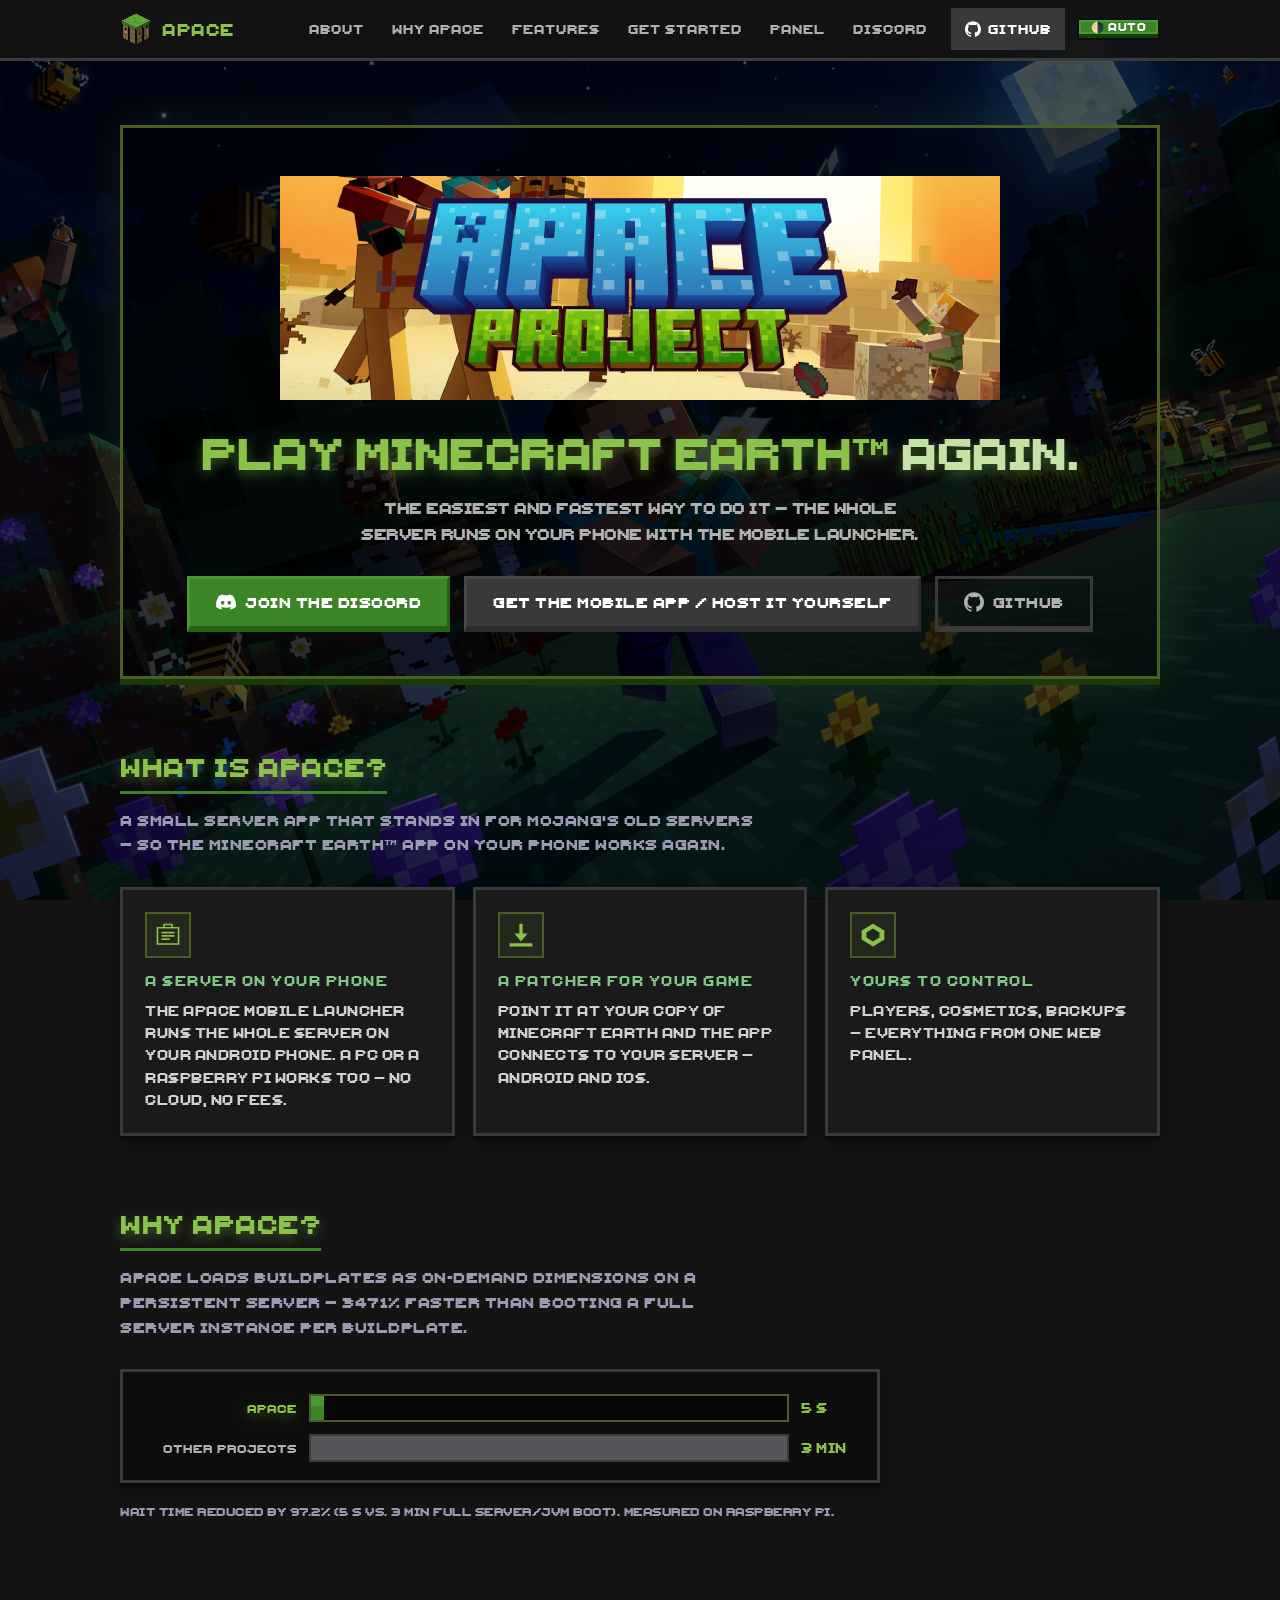
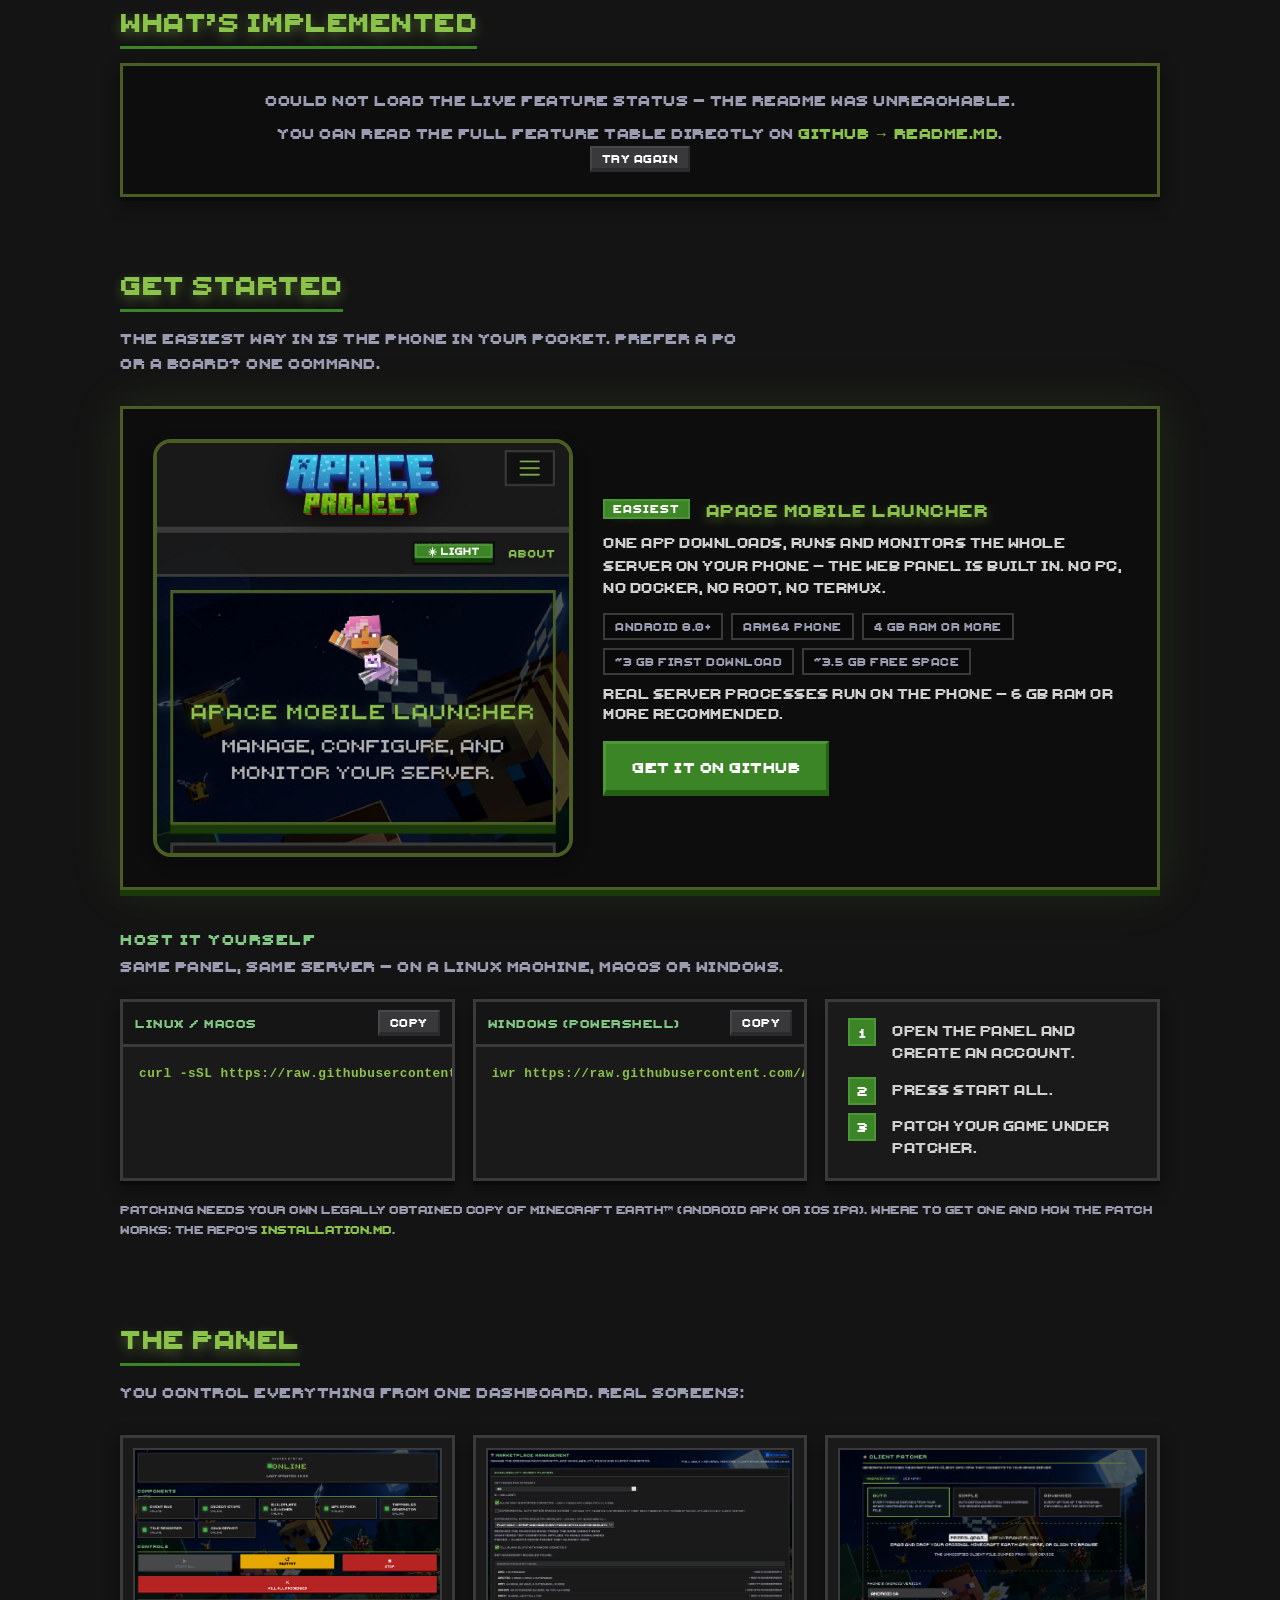
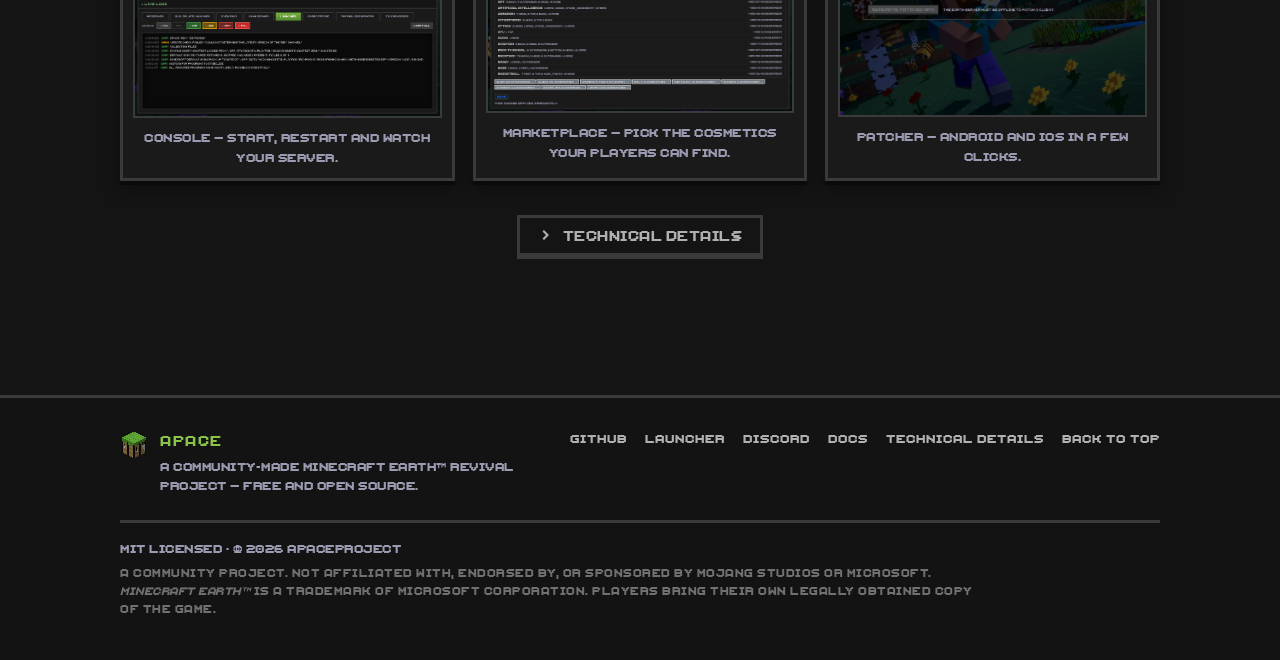
<file: index.html>
<!DOCTYPE html>
<html lang="en">
<head>
  <meta charset="utf-8">
  <meta name="viewport" content="width=device-width, initial-scale=1.0">
  <title>Apace — Self-Hosted Minecraft Earth Server (Android &amp; iOS)</title>
  <meta name="description" content="Apace is the easiest and fastest way to play Minecraft Earth™ again — the whole server runs on your phone with the mobile launcher (a PC or Raspberry Pi works too).">
  <meta name="keywords" content="minecraft earth, minecraft earth revival, minecraft earth revival project, minecraft earth server, minecraft earth private server, play minecraft earth, minecraft earth android, minecraft earth ios, minecraft earth apk, apace">
  <meta name="author" content="ApaceProject">
  <meta name="generator" content="hand-coded static site (no build system)">
  <link rel="canonical" href="https://apaceproject.github.io/">
  <link rel="icon" type="image/png" href="assets/Apace_Favicon.png">
  <meta property="og:title" content="Apace — Self-Hosted Minecraft Earth Server (Android &amp; iOS)">
  <meta property="og:description" content="The easiest and fastest way to play Minecraft Earth™ again — the whole server runs on your phone with the mobile launcher (a PC or Raspberry Pi works too).">
  <meta property="og:type" content="website">
  <meta property="og:url" content="https://apaceproject.github.io/">
  <meta property="og:image" content="https://apaceproject.github.io/assets/Apace_Banner.png">
  <meta property="og:site_name" content="Apace">
  <meta name="twitter:card" content="summary_large_image">
  <meta name="twitter:title" content="Apace — Self-Hosted Minecraft Earth Server (Android &amp; iOS)">
  <meta name="twitter:description" content="The easiest and fastest way to play Minecraft Earth™ again — the whole server runs on your phone with the mobile launcher (a PC or Raspberry Pi works too).">
  <meta name="twitter:image" content="https://apaceproject.github.io/assets/Apace_Banner.png">
  <!-- Theme colors follow the system: the default palette is the dark charcoal
       one, and the system-dark palette (html.dark / dusk jungle green) is what
       auto mode applies when prefers-color-scheme is dark. -->
  <meta name="theme-color" media="(prefers-color-scheme: light)" content="#141414">
  <meta name="theme-color" media="(prefers-color-scheme: dark)" content="#2b3a1f">
  <script type="application/ld+json">
  {
    "@context": "https://schema.org",
    "@graph": [
      {
        "@type": "WebSite",
        "@id": "https://apaceproject.github.io/#website",
        "url": "https://apaceproject.github.io/",
        "name": "Apace",
        "description": "A community-made, self-hosted Minecraft Earth server.",
        "publisher": { "@id": "https://apaceproject.github.io/#app" }
      },
      {
        "@type": "SoftwareApplication",
        "@id": "https://apaceproject.github.io/#app",
        "name": "Apace",
        "url": "https://apaceproject.github.io/",
        "applicationCategory": "ServerApplication",
        "operatingSystem": "Android, Linux, macOS, Windows",
        "softwareVersion": "0.1",
        "description": "A free, community-made, self-hosted Minecraft Earth™ server. Run your own private server on Android, a PC or a Raspberry Pi, patch the Minecraft Earth app on Android or iOS, and play again with friends.",
        "license": "https://spdx.org/licenses/MIT.html",
        "author": { "@type": "Organization", "name": "ApaceProject", "url": "https://github.com/ApaceProject" },
        "offers": { "@type": "Offer", "price": "0", "priceCurrency": "USD" }
      }
    ]
  }
  </script>
  <!-- Perf: the Minecraft faces live in CSS, so they are late-discovered;
       preload both (they are the primary text font, ~250 KB combined).
       crossorigin is required on font preloads even when same-origin. -->
  <link rel="preload" as="font" type="font/ttf" href="assets/fonts/minecraftfive-regular.ttf" crossorigin>
  <link rel="preload" as="font" type="font/ttf" href="assets/fonts/minecraftfive-bold.ttf" crossorigin>
  <!-- The "What's implemented" section fetches the README from here at runtime -->
  <link rel="preconnect" href="https://raw.githubusercontent.com" crossorigin>
  <link rel="stylesheet" href="style.css?v=5">
  <script>
    // Theme button — same mechanism as the Apace panel: html.dark class +
    // localStorage("darkMode"). Runs before first paint to avoid a flash.
    // The button CYCLES: light -> dark -> auto (follow the system) -> light.
    // Default (no stored choice) is AUTO: the site follows the system's
    // light/dark scheme, live. Clicking cycles to a locked theme and back.
    (function () {
      var root = document.documentElement;
      var mq = window.matchMedia ? window.matchMedia('(prefers-color-scheme: dark)') : null;

      function readMode() {
        try {
          var v = localStorage.getItem('darkMode');
          return v === 'true' ? 'dark' : (v === 'false' ? 'light' : 'auto');
        } catch (e) { return 'auto'; }
      }

      function applyAuto() {
        root.classList.toggle('dark', !!(mq && mq.matches));
      }

      function setMode(mode) {
        try {
          localStorage.setItem('darkMode', mode === 'dark' ? 'true' : mode === 'light' ? 'false' : 'auto');
        } catch (e) {}
        root.classList.toggle('theme-auto', mode === 'auto');
        if (mode === 'auto') { applyAuto(); }
        else { root.classList.toggle('dark', mode === 'dark'); }
        refreshTitle();
      }

      function refreshTitle() {
        var btn = document.querySelector('.theme-btn');
        if (btn) {
          btn.title = 'Theme: ' + readMode()
            + (readMode() === 'auto' ? ' (follows your system)' : '')
            + ' — click to cycle light / dark / auto';
        }
      }

      var mode = readMode();
      root.classList.toggle('theme-auto', mode === 'auto');
      if (mode === 'dark') { root.classList.add('dark'); }
      else if (mode === 'light') { root.classList.remove('dark'); }
      else { applyAuto(); }

      // While in auto, keep following live system theme changes.
      if (mq) {
        var onChange = function () { if (readMode() === 'auto') applyAuto(); };
        if (mq.addEventListener) { mq.addEventListener('change', onChange); }
        else if (mq.addListener) { mq.addListener(onChange); }
      }

      window.toggleDarkMode = function () {
        var next = mode === 'light' ? 'dark' : (mode === 'dark' ? 'auto' : 'light');
        mode = next;
        setMode(next);
      };

      if (document.readyState === 'loading') {
        document.addEventListener('DOMContentLoaded', refreshTitle);
      } else {
        refreshTitle();
      }
    })();
  </script>
</head>
<body id="top">
  <a class="skip-link" href="#main">Skip to content</a>

  <!-- ============================== NAV ============================== -->
  <header class="topnav">
    <nav class="container topnav-inner" aria-label="Main">
      <a class="brand" href="#top">
        <img src="assets/Apace_Favicon_Compact.png" alt="" width="32" height="32">
        <span>Apace</span>
      </a>
      <button class="nav-toggle" type="button" aria-expanded="false" aria-controls="navlinks" aria-label="Toggle navigation">
        <span></span><span></span><span></span>
      </button>
      <div class="nav-links" id="navlinks">
        <a href="#about">About</a>
        <a href="#why">Why Apace</a>
        <a href="#features">Features</a>
        <a href="#start">Get started</a>
        <a href="#panel">Panel</a>
        <a href="https://discord.gg/5K8HJukMSX" target="_blank" rel="noopener">Discord</a>
        <a class="nav-github" href="https://github.com/ApaceProject/Apace" target="_blank" rel="noopener">
          <svg viewBox="0 0 24 24" aria-hidden="true" focusable="false"><path fill="currentColor" d="M12 .297c-6.63 0-12 5.373-12 12 0 5.303 3.438 9.8 8.205 11.385.6.113.82-.258.82-.577 0-.285-.01-1.04-.015-2.04-3.338.724-4.042-1.61-4.042-1.61C4.422 18.07 3.633 17.7 3.633 17.7c-1.087-.744.084-.729.084-.729 1.205.084 1.838 1.236 1.838 1.236 1.07 1.835 2.809 1.305 3.495.998.108-.776.417-1.305.76-1.605-2.665-.3-5.466-1.332-5.466-5.93 0-1.31.465-2.38 1.235-3.22-.135-.303-.54-1.523.105-3.176 0 0 1.005-.322 3.3 1.23.96-.267 1.98-.399 3-.405 1.02.006 2.04.138 3 .405 2.28-1.552 3.285-1.23 3.285-1.23.645 1.653.24 2.873.12 3.176.765.84 1.23 1.91 1.23 3.22 0 4.61-2.805 5.625-5.475 5.92.42.36.81 1.096.81 2.22 0 1.606-.015 2.896-.015 3.286 0 .315.21.69.825.57C20.565 22.092 24 17.592 24 12.297c0-6.627-5.373-12-12-12"/></svg>
          GitHub
        </a>
        <button class="theme-btn" type="button" onclick="toggleDarkMode()" title="Theme — click to cycle light / dark / auto">
          <span class="dmb-moon">☀ LIGHT</span>
          <span class="dmb-sun">🌙 DARK</span>
          <span class="dmb-auto">🌗 AUTO</span>
        </button>
      </div>
    </nav>
  </header>

  <main id="main">
    <!-- ============================== HERO ============================== -->
    <section class="hero">
      <div class="container">
        <div class="hero-panel">
          <img class="hero-banner" src="assets/Apace_Banner.png"
               alt="Apace banner artwork" width="2048" height="638" fetchpriority="high">
          <h1>Play Minecraft Earth&trade; <span class="glow">again.</span></h1>
          <p class="lead">
            The easiest and fastest way to do it — the whole server runs on
            your phone with the mobile launcher.
          </p>
          <div class="hero-actions">
            <a class="btn btn-primary btn-lg" href="https://discord.gg/5K8HJukMSX" target="_blank" rel="noopener">
              <svg class="btn-icon" viewBox="0 0 24 24" aria-hidden="true" focusable="false"><path fill="currentColor" d="M20.317 4.3698a19.7913 19.7913 0 00-4.8851-1.5152.0741.0741 0 00-.0785.0371c-.211.3753-.4447.8648-.6083 1.2495-1.8447-.2762-3.68-.2762-5.4868 0-.1636-.3933-.4058-.8742-.6177-1.2495a.077.077 0 00-.0785-.037 19.7363 19.7363 0 00-4.8852 1.515.0699.0699 0 00-.0321.0277C.5334 9.0458-.319 13.5799.0992 18.0578a.0824.0824 0 00.0312.0561c2.0528 1.5076 4.0413 2.4228 5.9929 3.0294a.0777.0777 0 00.0842-.0276c.4616-.6304.8731-1.2952 1.226-1.9942a.076.076 0 00-.0416-.1057c-.6528-.2476-1.2743-.5495-1.8722-.8923a.077.077 0 01-.0076-.1277c.1258-.0943.2517-.1923.3718-.2914a.0743.0743 0 01.0776-.0105c3.9278 1.7933 8.18 1.7933 12.0614 0a.0739.0739 0 01.0785.0095c.1202.099.246.1981.3728.2924a.077.077 0 01-.0066.1276 12.2986 12.2986 0 01-1.873.8914.0766.0766 0 00-.0407.1067c.3604.698.7719 1.3628 1.225 1.9932a.076.076 0 00.0842.0286c1.961-.6067 3.9495-1.5219 6.0023-3.0294a.077.077 0 00.0313-.0552c.5004-5.177-.8382-9.6739-3.5485-13.6604a.061.061 0 00-.0312-.0286zM8.02 15.3312c-1.1825 0-2.1569-1.0857-2.1569-2.419 0-1.3332.9555-2.4189 2.157-2.4189 1.2108 0 2.1757 1.0952 2.1568 2.419 0 1.3332-.9555 2.4189-2.1569 2.4189zm7.9748 0c-1.1825 0-2.1569-1.0857-2.1569-2.419 0-1.3332.9554-2.4189 2.1569-2.4189 1.2108 0 2.1757 1.0952 2.1568 2.419 0 1.3332-.946 2.4189-2.1568 2.4189Z"/></svg>
              Join the Discord
            </a>
            <a class="btn btn-secondary btn-lg" href="#start">Get the mobile app / Host it yourself</a>
            <a class="btn btn-ghost btn-lg" href="https://github.com/ApaceProject/Apace" target="_blank" rel="noopener">
              <svg class="btn-icon" viewBox="0 0 24 24" aria-hidden="true" focusable="false"><path fill="currentColor" d="M12 .297c-6.63 0-12 5.373-12 12 0 5.303 3.438 9.8 8.205 11.385.6.113.82-.258.82-.577 0-.285-.01-1.04-.015-2.04-3.338.724-4.042-1.61-4.042-1.61C4.422 18.07 3.633 17.7 3.633 17.7c-1.087-.744.084-.729.084-.729 1.205.084 1.838 1.236 1.838 1.236 1.07 1.835 2.809 1.305 3.495.998.108-.776.417-1.305.76-1.605-2.665-.3-5.466-1.332-5.466-5.93 0-1.31.465-2.38 1.235-3.22-.135-.303-.54-1.523.105-3.176 0 0 1.005-.322 3.3 1.23.96-.267 1.98-.399 3-.405 1.02.006 2.04.138 3 .405 2.28-1.552 3.285-1.23 3.285-1.23.645 1.653.24 2.873.12 3.176.765.84 1.23 1.91 1.23 3.22 0 4.61-2.805 5.625-5.475 5.92.42.36.81 1.096.81 2.22 0 1.606-.015 2.896-.015 3.286 0 .315.21.69.825.57C20.565 22.092 24 17.592 24 12.297c0-6.627-5.373-12-12-12"/></svg>
              GitHub
            </a>
          </div>
        </div>
      </div>
    </section>

    <!-- ============================= ABOUT ============================== -->
    <section id="about" class="section">
      <div class="container">
        <h2>What is Apace?</h2>
        <p class="section-sub">
          A small server app that stands in for Mojang's old servers — so the
          Minecraft Earth&trade; app on your phone works again.
        </p>
        <div class="grid cards-3">
          <article class="card">
            <div class="icon-box">
              <svg viewBox="0 0 16 16" aria-hidden="true" focusable="false"><path fill="currentColor" d="M5 1h6v2h4v11H1V3h4V1zm1 1v1h4V2H6zM2 4v9h12V4H2zm2 2h8v1H4V6zm0 2h8v1H4V8zm0 2h5v1H4v-1z"/></svg>
            </div>
            <h3>A server on your phone</h3>
            <p>The Apace Mobile Launcher runs the whole server on your Android phone. A PC or a Raspberry Pi works too — no cloud, no fees.</p>
          </article>
          <article class="card">
            <div class="icon-box">
              <svg viewBox="0 0 16 16" aria-hidden="true" focusable="false"><path fill="currentColor" d="M7 1h2v6h3l-4 5-4-5h3zM1 13h14v2H1z"/></svg>
            </div>
            <h3>A patcher for your game</h3>
            <p>Point it at your copy of Minecraft Earth and the app connects to your server — Android and iOS.</p>
          </article>
          <article class="card">
            <div class="icon-box">
              <svg viewBox="0 0 16 16" aria-hidden="true" focusable="false"><path fill="currentColor" fill-rule="evenodd" d="M8 1l7 4.2v5.6L8 15 1 10.8V5.2L8 1zm0 3L4 6.4v3.2L8 12l4-2.4V6.4L8 4z"/></svg>
            </div>
            <h3>Yours to control</h3>
            <p>Players, cosmetics, backups — everything from one web panel.</p>
          </article>
        </div>
      </div>
    </section>

    <!-- ============================ WHY APACE =========================== -->
    <section id="why" class="section">
      <div class="container">
        <h2>Why Apace?</h2>
        <p class="section-sub">
          Apace loads buildplates as on-demand dimensions on a persistent server — 3471% faster than booting a full server instance per buildplate.
        </p>
        <div class="chart" role="img" aria-label="Buildplate load time comparison: Apace 5 seconds, Other Projects 3 minutes">
          <div class="bar-row top">
            <span class="bar-label">Apace</span>
            <div class="bar-track"><div class="bar-fill" style="width:2.8%"></div></div>
            <span class="bar-count">5 s</span>
          </div>
          <div class="bar-row">
            <span class="bar-label">Other Projects</span>
            <div class="bar-track"><div class="bar-fill alt" style="width:100%"></div></div>
            <span class="bar-count">3 min</span>
          </div>
        </div>
        <p class="small-note">
          Wait time reduced by 97.2% (5&nbsp;s vs. 3&nbsp;min full server/JVM boot). Measured on Raspberry Pi.
        </p>
      </div>
    </section>

    <!-- ===================== WHAT'S IMPLEMENTED ========================= -->
    <!-- Live feature status, parsed from the repo README at runtime.
         Static placeholder below is what you get without JS / before
         the fetch resolves; features.js replaces it after page load. -->
    <section id="features" class="section">
      <div class="container">
        <h2>What&rsquo;s implemented</h2>
        <div class="feat-status" id="featStatus" aria-live="polite">
          <div class="feat-msg">
            <p>Feature status loads after the page renders. No JavaScript?
            Read the <a href="https://github.com/ApaceProject/Apace#features" target="_blank" rel="noopener">feature table on GitHub</a>.</p>
          </div>
        </div>
      </div>
    </section>

    <!-- ============================= START ============================== -->
    <section id="start" class="section">
      <div class="container">
        <h2>Get started</h2>
        <p class="section-sub">
          The easiest way in is the phone in your pocket. Prefer a PC or a board?
          One command.
        </p>

        <!-- ─── 1 · The mobile app — the flagship path ─── -->
        <div class="app-hero" id="mobile-app">
          <div class="phone-frame">
            <img src="assets/launcher-app.jpg" alt="Apace Mobile Launcher running on an Android phone: app header, welcome banner and getting-started card" width="1216" height="1210" loading="lazy">
          </div>
          <div class="app-hero-copy">
            <h3><span class="badge">Easiest</span> Apace Mobile Launcher</h3>
            <p>
              One app downloads, runs and monitors the whole server on your phone —
              the web panel is built in. No PC, no Docker, no root, no Termux.
            </p>
            <ul class="chips" aria-label="Requirements">
              <li>Android 8.0+</li>
              <li>ARM64 phone</li>
              <li>4&nbsp;GB RAM or more</li>
              <li>~3&nbsp;GB first download</li>
              <li>~3.5&nbsp;GB free space</li>
            </ul>
            <p class="app-note">
              Real server processes run on the phone — 6&nbsp;GB RAM or more recommended.
            </p>
            <div class="hero-actions app-actions">
              <a class="btn btn-primary btn-lg" href="https://github.com/ApaceProject/Apace-Launcher" target="_blank" rel="noopener">Get it on GitHub</a>
            </div>
          </div>
        </div>

        <!-- ─── 2 · Self-hosting ─── -->
        <div class="host-block">
          <h3>Host it yourself</h3>
          <p class="host-sub">
            Same panel, same server — on a Linux machine, macOS or Windows.
          </p>
          <div class="grid cards-3 start-grid">
            <div class="codeblock">
              <div class="codeblock-head">
                <span>Linux / macOS</span>
                <button class="btn btn-sm btn-secondary" type="button" data-copy="curl -sSL https://raw.githubusercontent.com/ApaceProject/Apace/main/install.sh | bash">Copy</button>
              </div>
              <pre><code>curl -sSL https://raw.githubusercontent.com/ApaceProject/Apace/main/install.sh | bash</code></pre>
            </div>
            <div class="codeblock">
              <div class="codeblock-head">
                <span>Windows (PowerShell)</span>
                <button class="btn btn-sm btn-secondary" type="button" data-copy="iwr https://raw.githubusercontent.com/ApaceProject/Apace/main/install.ps1 | iex">Copy</button>
              </div>
              <pre><code>iwr https://raw.githubusercontent.com/ApaceProject/Apace/main/install.ps1 | iex</code></pre>
            </div>
            <div class="start-steps">
              <ol class="steps">
                <li>Open the panel and create an account.</li>
                <li>Press <strong>Start All</strong>.</li>
                <li>Patch your game under <strong>Patcher</strong>.</li>
              </ol>
            </div>
          </div>
          <p class="small-note">
            Patching needs your own legally obtained copy of Minecraft Earth&trade;
            (Android APK or iOS IPA). Where to get one and how the patch works:
            the repo's
            <a href="https://github.com/ApaceProject/Apace/blob/main/Installation.md" target="_blank" rel="noopener">Installation.md</a>.
          </p>
        </div>
      </div>
    </section>

    <!-- ============================= PANEL ============================== -->
    <section id="panel" class="section">
      <div class="container">
        <h2>The panel</h2>
        <p class="section-sub">
          You control everything from one dashboard. Real screens:
        </p>
        <div class="shots">
          <figure class="shot">
            <img src="assets/panel-console.png" alt="Apace web panel console: system status, controls and live server logs" width="1426" height="1246" loading="lazy">
            <figcaption>Console — start, restart and watch your server.</figcaption>
          </figure>
          <figure class="shot">
            <img src="assets/panel-marketplace.png" alt="Apace web panel marketplace manager for cosmetics and character creator bundles" width="1455" height="1248" loading="lazy">
            <figcaption>Marketplace — pick the cosmetics your players can find.</figcaption>
          </figure>
          <figure class="shot">
            <img src="assets/panel-patcher.png" alt="Apace web panel patcher page for preparing Android and iOS game clients" width="1253" height="1090" loading="lazy">
            <figcaption>Patcher — Android and iOS in a few clicks.</figcaption>
          </figure>
        </div>
      </div>
    </section>

    <!-- ==================== TECHNICAL DETAILS (hidden) =================== -->
    <div class="tech-wrap" id="tech-details">
      <div class="container">
        <button class="btn btn-ghost tech-toggle" type="button" aria-expanded="false" aria-controls="techPanel">
          <svg class="chev" viewBox="0 0 16 16" aria-hidden="true" focusable="false"><path fill="currentColor" d="M6 3l5 5-5 5-1.5-1.5L8 8 4.5 4.5 6 3z"/></svg>
          Technical details
        </button>
        <div class="tech-panel" id="techPanel" hidden>
          <p class="tech-lead">
            For the curious and the skeptical — what is actually running when you
            press Start.
          </p>
          <div class="grid cards-3">
            <article class="card">
              <h3>Server stack</h3>
              <p>An ASP.NET&nbsp;Core (.NET&nbsp;10) web panel and API, with a Fabric mod
              running inside a Minecraft Java server as the game backbone. Ships as
              Docker images (<code>ghcr.io/apaceproject/apace</code>), deploys via
              Docker Compose or the install script, and can update itself in place
              from the panel. Ports: <code>5000</code> panel · <code>1808</code> API ·
              <code>19132/udp</code> Bedrock join.</p>
            </article>
            <article class="card">
              <h3>Client patcher</h3>
              <p>Rebuilds your own copy of Minecraft Earth&trade; 0.33.0: apktool
              decode/rebuild, <code>aapt2</code> + <code>zipalign</code> shipped in the
              image, uber-apk-signer re-sign. Every server endpoint is rewritten —
              locator, XAL/SISU sign-in, Xbox&nbsp;Live, PlayFab. On iOS the IPA is
              re-packed and its binaries pseudo-signed with <code>ldid</code> so the
              Xbox keychain entitlements survive a Sideloadly/SideStore re-sign.</p>
            </article>
            <article class="card">
              <h3>Mobile launcher</h3>
              <p>An Android app that boots Ubuntu ARM64 under PRoot, adds OpenJDK&nbsp;17
              and the .NET&nbsp;10 runtime, then runs the real server and shows the panel
              in an immersive WebView. The Dev channel applies the full
              <code>ghcr.io</code> image filesystem (layer-cached, so updates download
              only what changed). <code>targetSdk 28</code> is intentional — like
              Termux, so PRoot may <code>exec()</code> from app storage.</p>
            </article>
            <article class="card">
              <h3>Continuous builds</h3>
              <p>GitHub&nbsp;Actions builds a multi-arch (amd64&nbsp;+&nbsp;arm64) Docker image on
              every push to <code>dev</code>, and the launcher APK on every push to the
              launcher repo. Every change lands in public history — nothing ships
              from a black box.</p>
            </article>
            <article class="card">
              <h3>Open source</h3>
              <p>MIT-licensed, community-driven.
              Third-party components (PRoot, Ubuntu, .NET, OpenJDK) stay under their
              own licenses.</p>
            </article>
          </div>
        </div>
      </div>
    </div>
  </main>

  <!-- ============================== FOOTER ============================ -->
  <footer class="footer">
    <div class="container footer-inner">
      <div class="footer-brand">
        <img src="assets/Apace_Favicon_Compact.png" alt="" width="28" height="28">
        <div>
          <strong>Apace</strong>
          <p>A community-made Minecraft Earth&trade; revival project — free and open source.</p>
        </div>
      </div>
      <nav class="footer-links" aria-label="Footer">
        <a href="https://github.com/ApaceProject/Apace" target="_blank" rel="noopener">GitHub</a>
        <a href="https://github.com/ApaceProject/Apace-Launcher" target="_blank" rel="noopener">Launcher</a>
        <a href="https://discord.gg/5K8HJukMSX" target="_blank" rel="noopener">Discord</a>
        <a href="https://github.com/ApaceProject/Apace/blob/main/README.md" target="_blank" rel="noopener">Docs</a>
        <a href="#tech-details">Technical details</a>
        <a href="#top">Back to top</a>
      </nav>
      <div class="footer-bottom">
        <div class="footer-legal">
          <p>MIT Licensed &middot; &copy; <span id="year">2026</span> ApaceProject</p>
          <p class="disclaimer">
            A community project. Not affiliated with, endorsed by, or sponsored by Mojang Studios or Microsoft.
            <em>Minecraft Earth&trade;</em> is a trademark of Microsoft Corporation. Players bring their own legally obtained copy of the game.
          </p>
        </div>
      </div>
    </div>
  </footer>

  <script>
    (function () {
      'use strict';
      // Mobile navigation
      var toggle = document.querySelector('.nav-toggle');
      var links = document.getElementById('navlinks');
      if (toggle && links) {
        toggle.addEventListener('click', function () {
          var open = links.classList.toggle('open');
          toggle.setAttribute('aria-expanded', open ? 'true' : 'false');
        });
        links.addEventListener('click', function (e) {
          if (e.target && e.target.tagName === 'A') {
            links.classList.remove('open');
            toggle.setAttribute('aria-expanded', 'false');
          }
        });
      }
      // Copy buttons on code blocks
      document.querySelectorAll('[data-copy]').forEach(function (btn) {
        btn.addEventListener('click', function () {
          var text = btn.getAttribute('data-copy');
          var done = function () {
            var old = btn.textContent;
            btn.textContent = '\u2713 Copied';
            btn.disabled = true;
            setTimeout(function () { btn.textContent = old; btn.disabled = false; }, 1600);
          };
          if (navigator.clipboard && navigator.clipboard.writeText) {
            navigator.clipboard.writeText(text).then(done, done);
          } else {
            var ta = document.createElement('textarea');
            ta.value = text;
            document.body.appendChild(ta);
            ta.select();
            try { document.execCommand('copy'); } catch (err) {}
            document.body.removeChild(ta);
            done();
          }
        });
      });
      // Technical details — click-to-reveal (collapsed by default, never
      // reachable by scrolling alone)
      var techBtn = document.querySelector('.tech-toggle');
      var techPanel = document.getElementById('techPanel');
      function openTech() {
        if (!techBtn || !techPanel || !techPanel.hidden) return;
        techPanel.hidden = false;
        techBtn.setAttribute('aria-expanded', 'true');
        techBtn.classList.add('open');
      }
      function closeTech() {
        if (!techBtn || !techPanel || techPanel.hidden) return;
        techPanel.hidden = true;
        techBtn.setAttribute('aria-expanded', 'false');
        techBtn.classList.remove('open');
      }
      if (techBtn && techPanel) {
        techBtn.addEventListener('click', function () {
          if (techPanel.hidden) { openTech(); } else { closeTech(); }
        });
        // Opening via the footer link / a shared #tech-details link still
        // requires the reveal to happen — expand when the hash targets it.
        var checkHash = function () {
          if (location.hash === '#tech-details') { openTech(); }
        };
        window.addEventListener('hashchange', checkHash);
        checkHash();
      }
      // Footer year
      var year = document.getElementById('year');
      if (year) year.textContent = String(new Date().getFullYear());
    })();
  </script>
  <!-- Live "What's implemented" section — deferred, never blocks render -->
  <script src="features.js?v=4" defer></script>
</body>
</html>
</file>
<file: style.css>
/* ============================================================
   Apace landing — style.css (redesign)
   Same panel identity (dark jungle green, pixel bevels, Minecraft
   font) — lighter content, more air, simpler shapes.
     bg #141414 · surface #1a1a1a · borders #3a3a3a
     primary #3B8526 / hover #4B9736 / active #236212
     accent text #8bc34a (hover #aed581) · headings #81c784
     muted #9a9ab0 · lead #b0b0b0
   ============================================================ */

/* ---------- Fonts: same Minecraft Five faces the panel loads (local) ---------- */
@font-face {
    font-family: 'Minecraft';
    src: url('assets/fonts/minecraftfive-regular.ttf') format('truetype');
    font-weight: 400;
    font-style: normal;
    font-display: swap;
}

@font-face {
    font-family: 'Minecraft';
    src: url('assets/fonts/minecraftfive-bold.ttf') format('truetype');
    font-weight: 700;
    font-style: normal;
    font-display: swap;
}

/* ---------- Tokens (Dark default) ---------- */
:root {
    --bg: #141414;
    --surface: #1a1a1a;
    --surface-2: #2a2a2a;
    --panel-tint: rgba(0, 0, 0, 0.35);
    --overlay: rgba(0, 0, 0, 0.68);
    --nav-bg: rgba(20, 20, 20, 0.92);
    --nav-mobile-bg: rgba(20, 20, 20, 0.98);
    --footer-bg: rgba(20, 20, 20, 0.95);
    --bg-image: url('assets/backgrounds/dark.png');
    --btn-2: #39393B;
    --btn-2-hover: #47484A;
    --btn-2-active: #2A2B2C;
    --btn-2-text: #fff;
    --border: #3a3a3a;
    --border-accent: #4a5d23;
    --primary: #3B8526;
    --primary-hover: #4B9736;
    --primary-active: #236212;
    --accent: #8bc34a;
    --accent-hover: #aed581;
    --accent-soft: #81c784;
    --hero-glow-word: #c5e1a5;
    --text: #e0e0e0;
    --text-body: #d0d0d0;
    --muted: #9a9ab0;
    --lead: #b0b0b0;
    --disclaimer: #707070;
    --icon-box-bg: rgba(139, 195, 74, 0.08);
    --code-head-bg: rgba(0, 0, 0, 0.2);
    --track-bg: rgba(0, 0, 0, 0.45);
    --chip-bg: rgba(0, 0, 0, 0.3);
    --bar-alt: #55555a;
    --glow: 0 4px 12px rgba(139, 195, 74, 0.4);
    --shadow-card: 0 4px 0 #0a0a0a, 0 6px 16px rgba(0, 0, 0, 0.4);
    --shadow-hero: 0 6px 0 #1a3a0a, 0 0 50px rgba(139, 195, 74, 0.12);
    --font: 'Minecraft', 'Helvetica Neue', Helvetica, Arial, sans-serif;
}

/* ---------- Dusk theme (html.dark) — the Apace panel's alternate theme,
   toggled by the same .dark class + localStorage("darkMode") as the panel ---------- */
html.dark {
    --bg: #2b3a1f;
    --surface: #38492a;
    --surface-2: #2f3d24;
    --panel-tint: rgba(40, 54, 28, 0.92);
    --overlay: rgba(20, 30, 10, 0.35);
    --nav-bg: rgba(40, 54, 28, 0.95);
    --nav-mobile-bg: rgba(40, 54, 28, 0.98);
    --footer-bg: rgba(40, 54, 28, 0.95);
    --bg-image: linear-gradient(rgba(20, 30, 10, 0.55), rgba(20, 30, 10, 0.55)),
        url('assets/backgrounds/light.png');
    --btn-2: #46562f;
    --btn-2-hover: #566b39;
    --btn-2-active: #354421;
    --btn-2-text: #eef0e6;
    --border: #5a6a3a;
    --border-accent: #6a7a45;
    --primary: #3B8526;
    --primary-hover: #4B9736;
    --primary-active: #236212;
    --accent: #cdeb8a;
    --accent-hover: #d4ff7a;
    --accent-soft: #cdeb8a;
    --hero-glow-word: #d4ff7a;
    --text: #eef0e6;
    --text-body: #dfe4cd;
    --muted: #a8b18a;
    --lead: #cfd8be;
    --disclaimer: #7d8660;
    --icon-box-bg: rgba(206, 235, 138, 0.1);
    --code-head-bg: rgba(0, 0, 0, 0.15);
    --track-bg: rgba(0, 0, 0, 0.3);
    --chip-bg: rgba(0, 0, 0, 0.25);
    --bar-alt: #6a7a52;
    --glow: 0 4px 12px rgba(206, 235, 138, 0.35);
    --shadow-card: 0 6px 0 #1c2613, 0 8px 20px rgba(0, 0, 0, 0.3);
    --shadow-hero: 0 6px 0 #24331a, 0 0 50px rgba(206, 235, 138, 0.12);
}

/* ---------- Base ---------- */
*, *::before, *::after { box-sizing: border-box; }

html {
    font-size: 15px;
    scroll-behavior: smooth;
}

body {
    margin: 0;
    font-family: var(--font);
    font-weight: 700;
    letter-spacing: 0.5px;
    line-height: 1.65;
    color: var(--text);
    background: var(--bg);
    background-image: var(--bg-image);
    background-size: cover;
    background-position: center;
    background-attachment: fixed;
    background-repeat: no-repeat;
    -webkit-font-smoothing: antialiased;
}

/* Same dimming overlay the panel lays over its background art */
body::before {
    content: '';
    position: fixed;
    inset: 0;
    background: var(--overlay);
    pointer-events: none;
    z-index: 0;
}

header, main, footer { position: relative; z-index: 1; }

img { max-width: 100%; height: auto; image-rendering: pixelated; }

a { color: var(--accent); text-decoration: none; }
a:hover { color: var(--accent-hover); text-decoration: underline; }

h1, h2, h3, h4 { line-height: 1.25; margin: 0 0 0.6em; }

p { margin: 0 0 1em; }

code {
    background: var(--surface-2);
    color: var(--accent);
    padding: 2px 6px;
    font-size: 0.85em;
    border: 1px solid var(--border);
    font-family: 'Courier New', Courier, monospace;
    word-break: break-all;
}

::selection { background: var(--primary); color: #fff; }

:focus-visible { outline: 2px solid var(--accent); outline-offset: 2px; }

*::-webkit-scrollbar { width: 12px; }
*::-webkit-scrollbar-track { background: var(--bg); }
*::-webkit-scrollbar-thumb { background: var(--primary); border: 3px solid var(--bg); }
*::-webkit-scrollbar-thumb:hover { background: var(--primary-hover); }

.container { max-width: 1080px; margin: 0 auto; padding: 0 20px; }

.skip-link {
    position: absolute;
    left: -9999px;
    top: 0;
    background: var(--surface);
    color: var(--accent);
    padding: 8px 16px;
    border: 3px solid var(--border);
    z-index: 200;
}
.skip-link:focus { left: 8px; top: 8px; }

/* ---------- Top navigation ---------- */
.topnav {
    position: sticky;
    top: 0;
    z-index: 100;
    background: var(--nav-bg);
    backdrop-filter: blur(4px);
    border-bottom: 3px solid var(--border);
}

.topnav-inner {
    display: flex;
    align-items: center;
    justify-content: space-between;
    gap: 16px;
    min-height: 58px;
}

.brand {
    display: inline-flex;
    align-items: center;
    gap: 10px;
    font-size: 1.15rem;
    letter-spacing: 1.5px;
    text-transform: uppercase;
    color: var(--accent);
}
.brand:hover { color: var(--accent-hover); text-decoration: none; }
.brand img { width: 32px; height: 32px; }

.nav-links {
    display: flex;
    align-items: center;
    gap: 4px;
}

.nav-links a {
    color: var(--lead);
    padding: 8px 12px;
    text-transform: uppercase;
    font-size: 0.85rem;
    letter-spacing: 1px;
}
.nav-links a:hover { color: var(--accent); text-decoration: none; }

.nav-links a.nav-github {
    display: inline-flex;
    align-items: center;
    gap: 7px;
    margin-left: 8px;
    border: 2px solid var(--border);
    background: var(--btn-2);
    color: var(--btn-2-text);
}
.nav-links a.nav-github:hover { background: var(--btn-2-hover); color: var(--btn-2-text); }
.nav-links a.nav-github svg { width: 16px; height: 16px; }

/* ---------- Theme toggle button (copied from the panel's .theme-btn) ---------- */
.theme-btn {
    background: #3B8526;
    color: #fff;
    border-style: solid;
    border-color: transparent;
    border-width: 4px 4px 8px 4px;
    border-image: url('assets/button-accent-default.png') 4 4 8 4 / 4px 4px 8px 4px stretch;
    padding: 0 10px;
    cursor: pointer;
    font-size: 0.7rem;
    text-transform: uppercase;
    letter-spacing: 0.5px;
    transition: all 0.1s;
    margin-left: 8px;
    line-height: 1;
    border-radius: 0;
    font-family: inherit;
    font-weight: 700;
}

.theme-btn:hover { background: #4B9736; border-image-source: url('assets/button-accent-hover.png'); }
.theme-btn:active { background: #236212; border-width: 4px; border-image: url('assets/checkbox-checked-pressed.png') 4 / 4px stretch; margin-top: 4px; }

/* Sun/moon/auto label swap — like the panel's dark-mode button, plus the AUTO
   state of the light -> dark -> auto cycle; .theme-auto wins over .dark so the
   AUTO label shows even when auto currently renders the dark palette. */
.dmb-sun { display: none; }
.dmb-moon { display: inline; }
.dmb-auto { display: none; }
html.dark .dmb-moon { display: none; }
html.dark .dmb-sun { display: inline; }
html.theme-auto .dmb-moon { display: none; }
html.theme-auto .dmb-sun { display: none; }
html.theme-auto .dmb-auto { display: inline; }

.nav-toggle {
    display: none;
    background: none;
    border: 2px solid var(--border);
    padding: 8px 10px;
    cursor: pointer;
}
.nav-toggle span {
    display: block;
    width: 22px;
    height: 3px;
    background: var(--accent);
    margin: 4px 0;
}

/* ---------- Hero ---------- */
.hero { padding: 64px 0 8px; }

.hero-panel {
    background: var(--panel-tint);
    border: 3px solid var(--border-accent);
    box-shadow: var(--shadow-hero);
    padding: 48px 28px 44px;
    text-align: center;
}

.hero-banner {
    display: block;
    margin: 0 auto 24px;
    width: 100%;
    max-width: 720px;
}

.hero h1 {
    font-size: clamp(2rem, 5.5vw, 3rem);
    color: var(--accent);
    text-shadow: var(--glow);
    margin-bottom: 14px;
}

.hero h1 .glow { color: var(--hero-glow-word); }

.hero .lead {
    color: var(--lead);
    max-width: 560px;
    margin: 0 auto 28px;
    font-size: 1.08rem;
}

.hero-actions {
    display: flex;
    flex-wrap: wrap;
    justify-content: center;
    gap: 14px;
}

/* ---------- Buttons (pixel bevel, like the panel's border-image buttons) ---------- */
.btn {
    display: inline-flex;
    align-items: center;
    justify-content: center;
    gap: 9px;
    border-style: solid;
    border-width: 3px 3px 6px 3px;
    padding: 8px 18px;
    font-family: var(--font);
    font-weight: 700;
    font-size: 0.9rem;
    letter-spacing: 0.5px;
    text-transform: uppercase;
    text-decoration: none;
    cursor: pointer;
    transition: background 0.15s, border-color 0.15s, color 0.15s;
}

.btn:hover { text-decoration: none; }

.btn-primary {
    background: var(--primary);
    border-color: var(--primary-hover) var(--primary-active) var(--primary-active) var(--primary-hover);
    color: #fff;
}
.btn-primary:hover { background: var(--primary-hover); color: #fff; }
.btn-primary:active { background: var(--primary-active); border-color: var(--primary-active); transform: translateY(2px); }

.btn-secondary {
    background: var(--btn-2);
    border-color: var(--btn-2-hover) var(--btn-2-active) var(--btn-2-active) var(--btn-2-hover);
    color: var(--btn-2-text);
}
.btn-secondary:hover { background: var(--btn-2-hover); color: var(--btn-2-text); }
.btn-secondary:active { background: var(--btn-2-active); border-color: var(--btn-2-active); transform: translateY(2px); }

.btn-ghost {
    background: transparent;
    border-color: var(--border);
    color: var(--lead);
}
.btn-ghost:hover { border-color: var(--accent); color: var(--accent); }

.btn-lg { padding: 11px 26px; font-size: 1rem; }
.btn-sm { padding: 2px 10px; font-size: 0.75rem; border-width: 2px 2px 4px 2px; }

.btn:disabled { opacity: 0.7; cursor: wait; }

.btn-icon { width: 20px; height: 20px; }

/* ---------- Sections ---------- */
.section { padding: 64px 0 8px; }

.section h2 {
    font-size: 1.7rem;
    color: var(--accent);
    text-shadow: var(--glow);
    text-transform: uppercase;
    letter-spacing: 1.5px;
    display: inline-block;
    padding-bottom: 8px;
    border-bottom: 3px solid var(--primary);
    margin-bottom: 14px;
}

.section-sub {
    color: var(--muted);
    max-width: 640px;
    margin-bottom: 30px;
}

/* ---------- Cards ---------- */
.grid {
    display: grid;
    gap: 18px;
}

.cards-3 {
    grid-template-columns: repeat(auto-fit, minmax(240px, 1fr));
}

.card {
    background: var(--surface);
    border: 3px solid var(--border);
    box-shadow: var(--shadow-card);
    padding: 22px;
    transition: border-color 0.15s, transform 0.15s;
}

.card:hover { border-color: var(--border-accent); transform: translateY(-3px); }

.card h3 {
    color: var(--accent-soft);
    text-transform: uppercase;
    letter-spacing: 1.5px;
    font-size: 0.95rem;
    margin-bottom: 10px;
}

.card p { color: var(--text-body); font-size: 0.9rem; margin-bottom: 0; }

.icon-box {
    width: 46px;
    height: 46px;
    display: grid;
    place-items: center;
    background: var(--icon-box-bg);
    border: 2px solid var(--border-accent);
    margin-bottom: 14px;
}

.icon-box svg { width: 26px; height: 26px; color: var(--accent); }

/* ---------- Panel screenshots ---------- */
.shots {
    display: grid;
    grid-template-columns: repeat(auto-fit, minmax(300px, 1fr));
    gap: 18px;
}

.shot {
    margin: 0;
    background: var(--surface);
    border: 3px solid var(--border);
    box-shadow: var(--shadow-card);
    padding: 10px;
}

.shot img {
    display: block;
    width: 100%;
    height: auto;
    object-fit: cover;
    border: 2px solid var(--border);
    image-rendering: auto;
}

.shot figcaption {
    color: var(--muted);
    font-size: 0.8rem;
    margin-top: 10px;
    text-align: center;
}

/* ---------- What's implemented (live README data) ---------- */
/* Placeholder / error / loading panel */
.feat-msg {
    background: var(--panel-tint);
    border: 3px solid var(--border);
    box-shadow: var(--shadow-card);
    padding: 22px 24px;
    color: var(--muted);
    text-align: center;
}

.feat-msg p { margin: 0 0 8px; }
.feat-msg p:last-of-type { margin-bottom: 0; }

.feat-error { border-color: var(--border-accent); }

/* Donut + bars grid */
.feat-grid {
    display: grid;
    grid-template-columns: minmax(230px, 320px) 1fr;
    gap: 18px;
    align-items: stretch;
    margin-bottom: 18px;
}

.feat-donut {
    background: var(--surface);
    border: 3px solid var(--border-accent);
    box-shadow: var(--shadow-card);
    padding: 22px;
    display: flex;
    flex-direction: column;
    align-items: center;
    justify-content: center;
    gap: 10px;
    text-align: center;
}

.feat-donut-wrap { position: relative; width: 168px; height: 168px; }

.feat-donut-svg { width: 100%; height: 100%; display: block; }

.feat-donut-svg circle {
    fill: none;
    stroke-width: 11;
    transform: rotate(-90deg);
    transform-origin: 60px 60px;
}

.feat-donut-track { stroke: var(--track-bg); }

.feat-donut-fill {
    stroke: var(--accent);
    filter: drop-shadow(0 0 4px rgba(139, 195, 74, 0.45));
    stroke-linecap: butt;
    stroke-dasharray: 326.73;
    stroke-dashoffset: 326.73;              /* hidden until scrolled into view */
    transition: stroke-dashoffset 1.2s ease-out 0.15s;
}

.feat-status.animate .feat-donut-fill { stroke-dashoffset: var(--o, 326.73); }

.feat-donut-center {
    position: absolute;
    inset: 0;
    display: grid;
    place-content: center;
    gap: 2px;
    pointer-events: none;
}

.feat-pct {
    color: var(--accent);
    text-shadow: var(--glow);
    font-size: 2.2rem;
    line-height: 1;
}

.feat-pct-label {
    color: var(--muted);
    font-size: 0.72rem;
    text-transform: uppercase;
    letter-spacing: 1.5px;
}

.feat-total {
    color: var(--muted);
    font-size: 0.8rem;
    margin: 0;
}

/* Status bars — reuses the .bar-row / .bar-track pattern from "Why Apace" */
.feat-bars {
    background: var(--surface);
    border: 3px solid var(--border);
    box-shadow: var(--shadow-card);
    padding: 22px 24px 18px;
    display: grid;
    gap: 12px;
    align-content: center;
}

.feat-bars .bar-fill { width: 0; transition: width 0.9s ease-out 0.25s; }
.feat-status.animate .feat-bars .bar-fill { width: var(--w, 0%); }

.fstat-fill-done    { background: var(--accent); }
.fstat-fill-wip     { background: #d9a520; }
.fstat-fill-not     { background: #d95d5d; }

.feat-bars-note {
    color: var(--muted);
    font-size: 0.8rem;
    margin: 4px 0 0;
}

/* Feature table */
.feat-table {
    width: 100%;
    border-collapse: collapse;
    background: var(--surface);
    border: 3px solid var(--border);
    box-shadow: var(--shadow-card);
    font-size: 0.85rem;
}

.feat-table thead th {
    text-align: left;
    background: var(--code-head-bg);
    border-bottom: 3px solid var(--border);
    color: var(--accent-soft);
    text-transform: uppercase;
    letter-spacing: 1.5px;
    font-size: 0.72rem;
    padding: 10px 14px;
}

.feat-table tbody th,
.feat-table tbody td {
    padding: 9px 14px;
    border-bottom: 2px solid var(--border);
    vertical-align: top;
}

.feat-table tbody tr:last-child th,
.feat-table tbody tr:last-child td { border-bottom: none; }

.feat-table tbody tr:hover { background: var(--icon-box-bg); }

.feat-table .feat-name {
    color: var(--text);
    font-weight: 700;
    white-space: nowrap;
}

.feat-note { color: var(--muted); font-size: 0.8rem; }

.feat-note-empty { color: var(--disclaimer); }

/* Status badges */
.fstat {
    display: inline-block;
    border: 2px solid var(--border);
    padding: 1px 8px;
    font-size: 0.72rem;
    letter-spacing: 0.5px;
    text-transform: uppercase;
    white-space: nowrap;
}

.fstat.s-done    { border-color: var(--accent);        color: var(--accent); }
.fstat.s-wip     { border-color: #d9a520;              color: #d9a520; }
.fstat.s-not     { border-color: #d95d5d;              color: #d95d5d; }

/* Section footer: branch note */
.feat-branch-note {
    color: #d9a520;
    font-size: 0.78rem;
    margin-top: 12px;
}

@media (max-width: 760px) {
    .feat-grid { grid-template-columns: 1fr; }
    .feat-donut { padding: 18px; }
}

@media (max-width: 620px) {
    /* Compact table on phones: notes column collapses, tooltip carries them */
    .feat-table .feat-col-notes { display: none; }
    .feat-table .feat-name { white-space: normal; }
}

/* ---------- Get started ---------- */
.start-grid { align-items: stretch; }

.codeblock {
    background: var(--surface);
    border: 3px solid var(--border);
    box-shadow: var(--shadow-card);
    display: flex;
    flex-direction: column;
}

.codeblock-head {
    display: flex;
    align-items: center;
    justify-content: space-between;
    gap: 12px;
    padding: 8px 12px;
    background: var(--code-head-bg);
    border-bottom: 3px solid var(--border);
    color: var(--accent-soft);
    text-transform: uppercase;
    letter-spacing: 1.5px;
    font-size: 0.78rem;
}

.codeblock pre {
    margin: 0;
    padding: 16px;
    overflow-x: auto;
    flex-grow: 1;
}

.codeblock code {
    display: block;
    background: transparent;
    border: none;
    padding: 0;
    font-size: 0.85rem;
    line-height: 1.7;
    color: var(--accent);
}

.start-steps {
    background: var(--surface);
    border: 3px solid var(--border);
    box-shadow: var(--shadow-card);
    padding: 18px 20px;
    display: flex;
    align-items: center;
}

.steps {
    list-style: none;
    counter-reset: step;
    margin: 0;
    padding: 0;
    width: 100%;
}

.steps li {
    counter-increment: step;
    position: relative;
    padding: 0 0 14px 44px;
    color: var(--text-body);
    font-size: 0.9rem;
}

.steps li:last-child { padding-bottom: 0; }

.steps li::before {
    content: counter(step);
    position: absolute;
    left: 0;
    top: -2px;
    width: 28px;
    height: 28px;
    display: grid;
    place-items: center;
    background: var(--primary);
    color: #fff;
    border: 2px solid var(--primary-hover);
    font-size: 0.85rem;
}

.small-note {
    color: var(--muted);
    font-size: 0.82rem;
    margin-top: 18px;
}

/* ---------- Why Apace: speed chart ---------- */
.chart {
    background: var(--panel-tint);
    border: 3px solid var(--border);
    box-shadow: var(--shadow-card);
    padding: 22px 24px 18px;
    display: grid;
    gap: 12px;
    max-width: 760px;
}

.bar-row {
    display: grid;
    grid-template-columns: 150px 1fr 52px;
    align-items: center;
    gap: 12px;
}

.bar-label {
    color: var(--lead);
    font-size: 0.82rem;
    text-transform: uppercase;
    letter-spacing: 1px;
    text-align: right;
}

.bar-row.top .bar-label {
    color: var(--accent);
    text-shadow: var(--glow);
}

.bar-track {
    background: var(--track-bg);
    border: 2px solid var(--border);
    height: 28px;
    overflow: hidden;
}

.bar-row.top .bar-track { border-color: var(--border-accent); }

.bar-fill {
    height: 100%;
    background: linear-gradient(180deg, var(--primary-hover) 0 40%, var(--primary) 40% 100%);
}

.bar-fill.alt { background: var(--bar-alt); }

.bar-count {
    color: var(--accent);
    font-size: 0.9rem;
    text-align: left;
}

@media (max-width: 620px) {
    .bar-row { grid-template-columns: 104px 1fr 40px; gap: 8px; }
    .bar-label { font-size: 0.7rem; }
    .bar-track { height: 22px; }
    .bar-count { font-size: 0.78rem; }
}

/* ---------- Get started: mobile app hero ---------- */
.app-hero {
    display: grid;
    grid-template-columns: minmax(280px, 420px) 1fr;
    gap: 30px;
    align-items: center;
    background: var(--panel-tint);
    border: 3px solid var(--border-accent);
    box-shadow: var(--shadow-hero);
    padding: 30px;
    margin-bottom: 40px;
}

.phone-frame {
    border: 4px solid var(--border-accent);
    border-radius: 18px;
    overflow: hidden;
    background: #000;
    box-shadow: var(--shadow-card);
}

.phone-frame img {
    display: block;
    width: 100%;
    height: auto;
    image-rendering: auto;
}

.app-hero-copy h3 {
    color: var(--accent);
    text-transform: uppercase;
    letter-spacing: 1.5px;
    font-size: 1.15rem;
    text-shadow: var(--glow);
}

.app-hero-copy p {
    color: var(--text-body);
    font-size: 0.92rem;
}

.badge {
    display: inline-block;
    background: var(--primary);
    color: #fff;
    font-size: 0.7rem;
    letter-spacing: 1px;
    text-transform: uppercase;
    border: 2px solid var(--primary-hover);
    padding: 1px 8px;
    margin-right: 10px;
    vertical-align: middle;
    transform: translateY(-2px);
}

.chips {
    list-style: none;
    display: flex;
    flex-wrap: wrap;
    gap: 8px;
    margin: 0 0 18px;
    padding: 0;
}

.chips li {
    background: var(--chip-bg);
    border: 2px solid var(--border);
    color: var(--muted);
    font-size: 0.76rem;
    letter-spacing: 0.5px;
    padding: 2px 10px;
}

/* Small footnote under the requirement chips (the RAM note) */
.app-note {
    color: var(--muted);
    font-size: 0.78rem;
    line-height: 1.45;
    margin: -10px 0 18px;
}

.app-actions { justify-content: flex-start; }

.host-block h3 {
    color: var(--accent-soft);
    text-transform: uppercase;
    letter-spacing: 1.5px;
    font-size: 1rem;
    margin-bottom: 6px;
}

.host-sub {
    color: var(--muted);
    margin-bottom: 20px;
}

/* ---------- Technical details (click-to-reveal) ---------- */
.tech-wrap {
    padding: 26px 0 64px;
    text-align: center;
}

.tech-toggle .chev {
    width: 16px;
    height: 16px;
    transition: transform 0.15s;
}

.tech-toggle.open .chev { transform: rotate(90deg); }

.tech-panel {
    margin-top: 22px;
    background: var(--panel-tint);
    border: 3px solid var(--border);
    box-shadow: var(--shadow-card);
    padding: 26px 24px;
    text-align: left;
}

.tech-lead {
    color: var(--muted);
    max-width: 640px;
    margin-bottom: 24px;
}

.tech-panel .card { background: var(--surface); }

.tech-panel .card p { color: var(--text-body); font-size: 0.85rem; }

@media (max-width: 900px) {
    .app-hero { grid-template-columns: 1fr; padding: 20px; }
    .phone-frame { max-width: 420px; margin: 0 auto; }
    .app-actions .btn { flex: 1 1 auto; }
}

/* ---------- Footer ---------- */
.footer {
    margin-top: 72px;
    background: var(--footer-bg);
    border-top: 3px solid var(--border);
    padding: 30px 0 36px;
}

.footer-inner {
    display: flex;
    flex-wrap: wrap;
    justify-content: space-between;
    gap: 24px;
}

.footer-brand {
    display: flex;
    gap: 12px;
    align-items: flex-start;
    max-width: 420px;
}

.footer-brand img { width: 28px; height: 28px; margin-top: 3px; }

.footer-brand strong {
    color: var(--accent);
    text-transform: uppercase;
    letter-spacing: 1.5px;
    font-size: 0.95rem;
}

.footer-brand p {
    color: var(--muted);
    font-size: 0.8rem;
    margin: 4px 0 0;
}

.footer-links {
    display: flex;
    flex-wrap: wrap;
    align-items: flex-start;
    gap: 6px 18px;
}

.footer-links a {
    color: var(--lead);
    font-size: 0.82rem;
    text-transform: uppercase;
    letter-spacing: 1px;
}
.footer-links a:hover { color: var(--accent); }

.footer-bottom {
    width: 100%;
    border-top: 3px solid var(--border);
    padding-top: 16px;
    display: flex;
    flex-wrap: wrap;
    align-items: flex-start;
    justify-content: space-between;
    gap: 16px;
}

.footer-legal { flex: 1 1 540px; }

.footer-legal p {
    color: var(--muted);
    font-size: 0.78rem;
    margin: 0 0 6px;
}

.footer-legal .disclaimer {
    color: var(--disclaimer);
    font-size: 0.72rem;
    max-width: 860px;
}

/* ---------- Responsive ---------- */
@media (max-width: 760px) {
    .nav-toggle { display: block; }

    .nav-links {
        display: none;
        position: absolute;
        top: 100%;
        left: 0;
        right: 0;
        flex-direction: column;
        align-items: stretch;
        background: var(--nav-mobile-bg);
        border-bottom: 3px solid var(--border);
        padding: 10px 20px 16px;
        gap: 2px;
    }

    .nav-links.open { display: flex; }

    .nav-links a { padding: 10px 4px; }

    .nav-links a.nav-github {
        margin-left: 0;
        margin-top: 8px;
        justify-content: center;
    }

    .nav-links .theme-btn {
        margin-left: 0;
        margin-top: 8px;
        align-self: center;
    }

    .hero { padding-top: 32px; }
    .hero-panel { padding: 28px 14px; }
    .hero-actions .btn { flex: 1 1 100%; }
    .section { padding-top: 44px; }
    .footer-inner { flex-direction: column; }
}

@media (prefers-reduced-motion: reduce) {
    html { scroll-behavior: auto; }
    .card, .btn { transition: none; }
    .card:hover { transform: none; }
    .feat-bars .bar-fill { transition: none; width: var(--w, 0%); }
    .feat-donut-fill { transition: none; stroke-dashoffset: var(--o, 326.73); }
}
</file>
